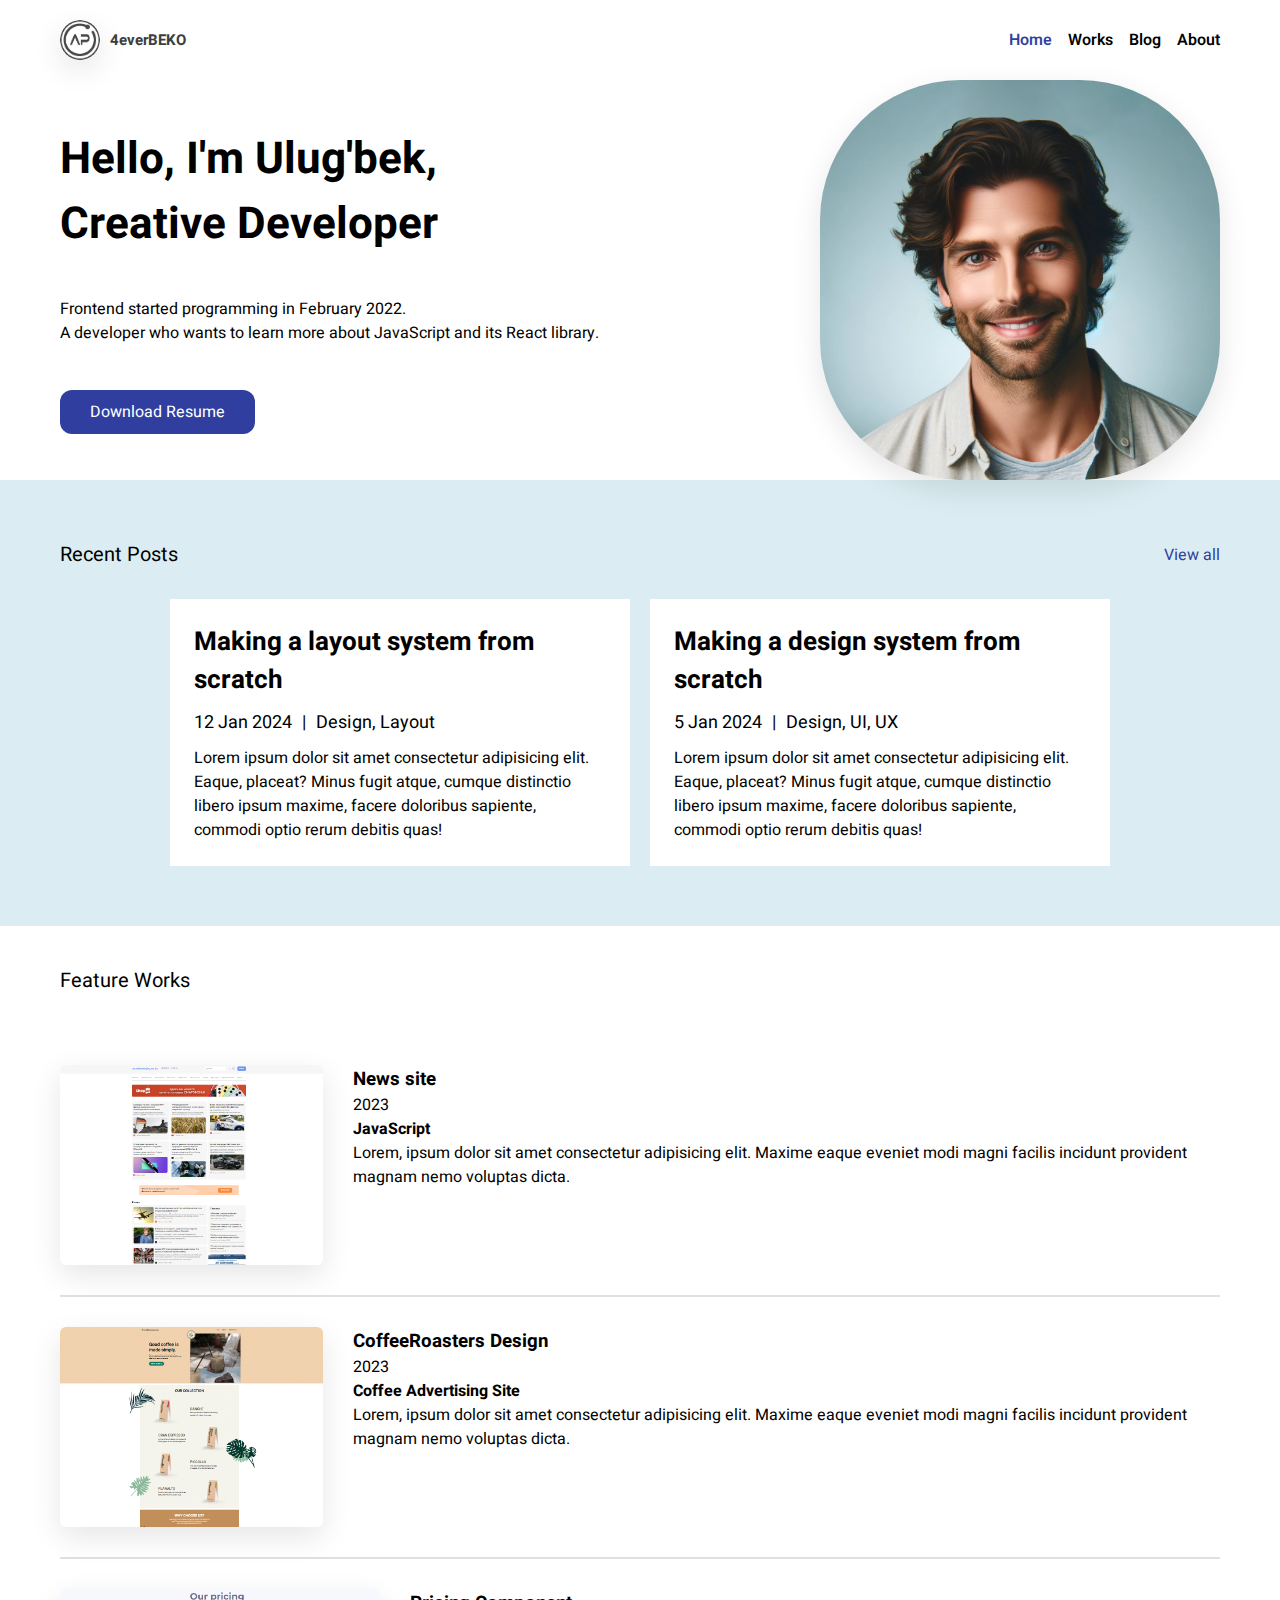
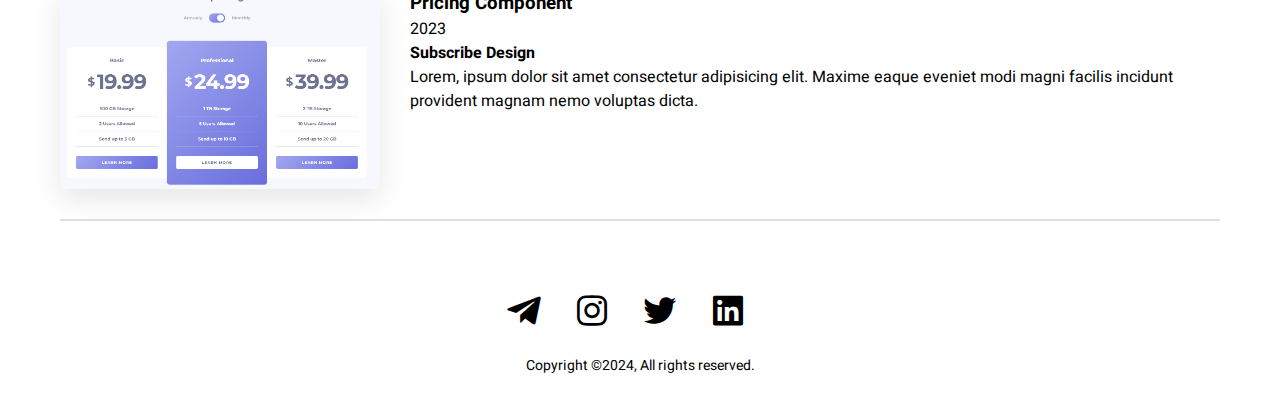
<file: index.html>
<!DOCTYPE html>
<html lang="en">
<head>
    <meta charset="UTF-8">
    <meta name="viewport" content="width=device-width, initial-scale=1.0">
    <link href='https://unpkg.com/boxicons@2.1.4/css/boxicons.min.css' rel='stylesheet'>
    <link rel="stylesheet" href="css/style.css">
    <link rel="shortcut icon" type="x-icon" href="img/logo.png">
    <title>Ulugbek | Portfolio</title>
</head>
<body>
    <!-- Header -->
    <nav>
        <div class="logo">
            <img src="img/logo.png" width="40" height="40" alt="logo">
            <a href="#">4everBEKO</a>
        </div>
        <div class="nav-links">
            <a class="selected" href="index.html">Home</a>
            <a href="works.html">Works</a>
            <!-- <a href="single.html">Single Work</a> -->
            <a href="blog.html">Blog</a>
            <a href="about.html">About</a>
        </div>
    </nav>


    <!-- Main -->
    <div class="main">
        <div class="info">
            <h1>Hello, I'm Ulug'bek, <br>Creative Developer</h1>
            <p>Frontend started programming in February 2022. <br>
                A developer who wants to learn more about JavaScript and its React library.</p>
            <a href="download/my-resume.pdf" download="Resume"><button>Download Resume</button></a>
        </div>
        <img src="img/profile-1.png" alt="">
    </div>


    <!-- Recent -->
    <div class="recent">
        <div class="header">
            <h4>Recent Posts</h4>
            <a href="blog.html">View all</a>
        </div>
        <div class="posts">
            <div class="post-item">
                <h3>Making a layout system from scratch</h3>
                <div class="info">
                    <h5>12 Jan 2024</h5>
                    <h5>|</h5>
                    <h5>Design, Layout</h5>
                </div>
                <p>Lorem ipsum dolor sit amet consectetur adipisicing elit. Eaque, placeat? Minus fugit atque, cumque distinctio libero ipsum maxime, facere doloribus sapiente, commodi optio rerum debitis quas!</p>
            </div>
            <div class="post-item">
                <h3>Making a design system from scratch</h3>
                <div class="info">
                    <h5>5 Jan 2024</h5>
                    <h5>|</h5>
                    <h5>Design, UI, UX</h5>
                </div>
                <p>Lorem ipsum dolor sit amet consectetur adipisicing elit. Eaque, placeat? Minus fugit atque, cumque distinctio libero ipsum maxime, facere doloribus sapiente, commodi optio rerum debitis quas!</p>
            </div>
        </div>
    </div>

    <div class="separator">
        <h4>Feature Works</h4>
    </div>

    <!-- Featured -->
    <div class="featured">
        <div class="item">
            <img src="img/item-1.png">
            <div class="detials">
                <h3>News site</h3>
                <div class="item-info">
                    <div class="year-badge">2023</div>
                    <h4>JavaScript</h4>
                </div>
                <p>Lorem, ipsum dolor sit amet consectetur adipisicing elit. Maxime eaque eveniet modi magni facilis incidunt provident magnam nemo voluptas dicta.</p>
            </div>
        </div>

        <div class="item">
            <img src="img/item-3.png">
            <div class="detials">
                <h3>CoffeeRoasters Design</h3>
                <div class="item-info">
                    <div class="year-badge">2023</div>
                    <h4>Coffee Advertising Site</h4>
                </div>
                <p>Lorem, ipsum dolor sit amet consectetur adipisicing elit. Maxime eaque eveniet modi magni facilis incidunt provident magnam nemo voluptas dicta.</p>
            </div>
        </div>

        <div class="item">
            <img src="img/item-5.png">
            <div class="detials">
                <h3>Pricing Component</h3>
                <div class="item-info">
                    <div class="year-badge">2023</div>
                    <h4>Subscribe Design</h4>
                </div>
                <p>Lorem, ipsum dolor sit amet consectetur adipisicing elit. Maxime eaque eveniet modi magni facilis incidunt provident magnam nemo voluptas dicta.</p>
            </div>
        </div>
    </div>


    <!-- Footer -->
    <footer>
        <div class="socials">
            <a href="https://t.me/ulugbek_1319" target="_blank"><i class='bx bxl-telegram'></i></a>
            <a href="https://instagram.com/shuxratovch_u" target="_blank"><i class='bx bxl-instagram'></i></a>
            <a href="https://twitter.com/shuxratovch_u" target="_blank"><i class='bx bxl-twitter'></i></a>
            <a href="https://www.linkedin.com/in/ulugbek-urozboyev-141632271/" target="_blank"><i class='bx bxl-linkedin-square'></i><a>
        </div>
        <p>Copyright ©2024, All rights reserved.</p>
    </footer>

</body>
</html>
</file>
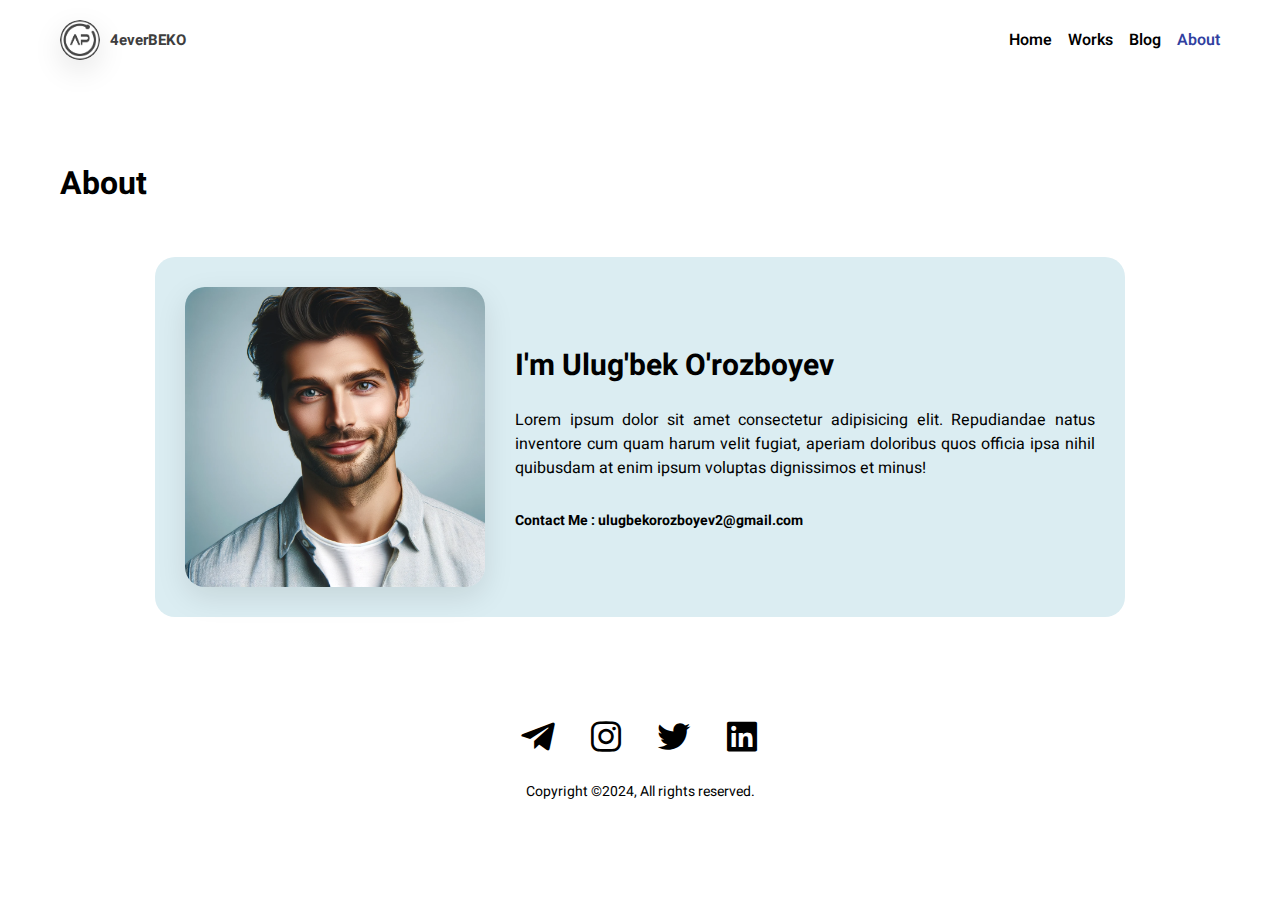
<file: about.html>
<!DOCTYPE html>
<html lang="en">

<head>
    <meta charset="UTF-8">
    <meta name="viewport" content="width=device-width, initial-scale=1.0">
    <link href='https://unpkg.com/boxicons@2.1.4/css/boxicons.min.css' rel='stylesheet'>
    <link rel="stylesheet" href="css/style.css">
    <title>About Page</title>
</head>

<body>
    
    <nav>
        <div class="logo">
            <img src="img/logo.png">
            <a href="#">4everBEKO</a>
        </div>
        <div class="nav-links">
            <a href="index.html">Home</a>
            <a href="works.html">Works</a>
            <!-- <a href="single-work.html">Single Work</a> -->
            <a href="blog.html">Blog</a>
            <a class="selected" href="about.html">About</a>
        </div>
    </nav>
    
    <h1 class="page-title">About</h1>
    
    <div class="content">
        <div class="container">
            <img src="img/profile-2.png">
            <div class="about">
                <h2>I'm Ulug'bek O'rozboyev</h2>
                <p>Lorem ipsum dolor sit amet consectetur adipisicing elit. Repudiandae natus inventore cum quam harum
                    velit fugiat, aperiam doloribus quos officia ipsa nihil quibusdam at enim ipsum voluptas dignissimos
                    et minus!</p>
                    
                    <p class="email">Contact Me : ulugbekorozboyev2@gmail.com</p>
                </div>
            </div>
        </div>
        
        <footer>
            <div class="socials">
                <a href="https://t.me/ulugbek_1319" target="_blank"><i class='bx bxl-telegram'></i></a>
                <a href="https://instagram.com/shuxratovch_u" target="_blank"><i class='bx bxl-instagram'></i></a>
                <a href="https://twitter.com/shuxratovch_u" target="_blank"><i class='bx bxl-twitter'></i></a>
                <a href="https://www.linkedin.com/in/ulugbek-urozboyev-141632271/" target="_blank"><i class='bx bxl-linkedin-square'></i></a>
            </div>
            <p>Copyright ©2024, All rights reserved.</p>
        </footer>
        
    </body>
    
    </html>
</file>
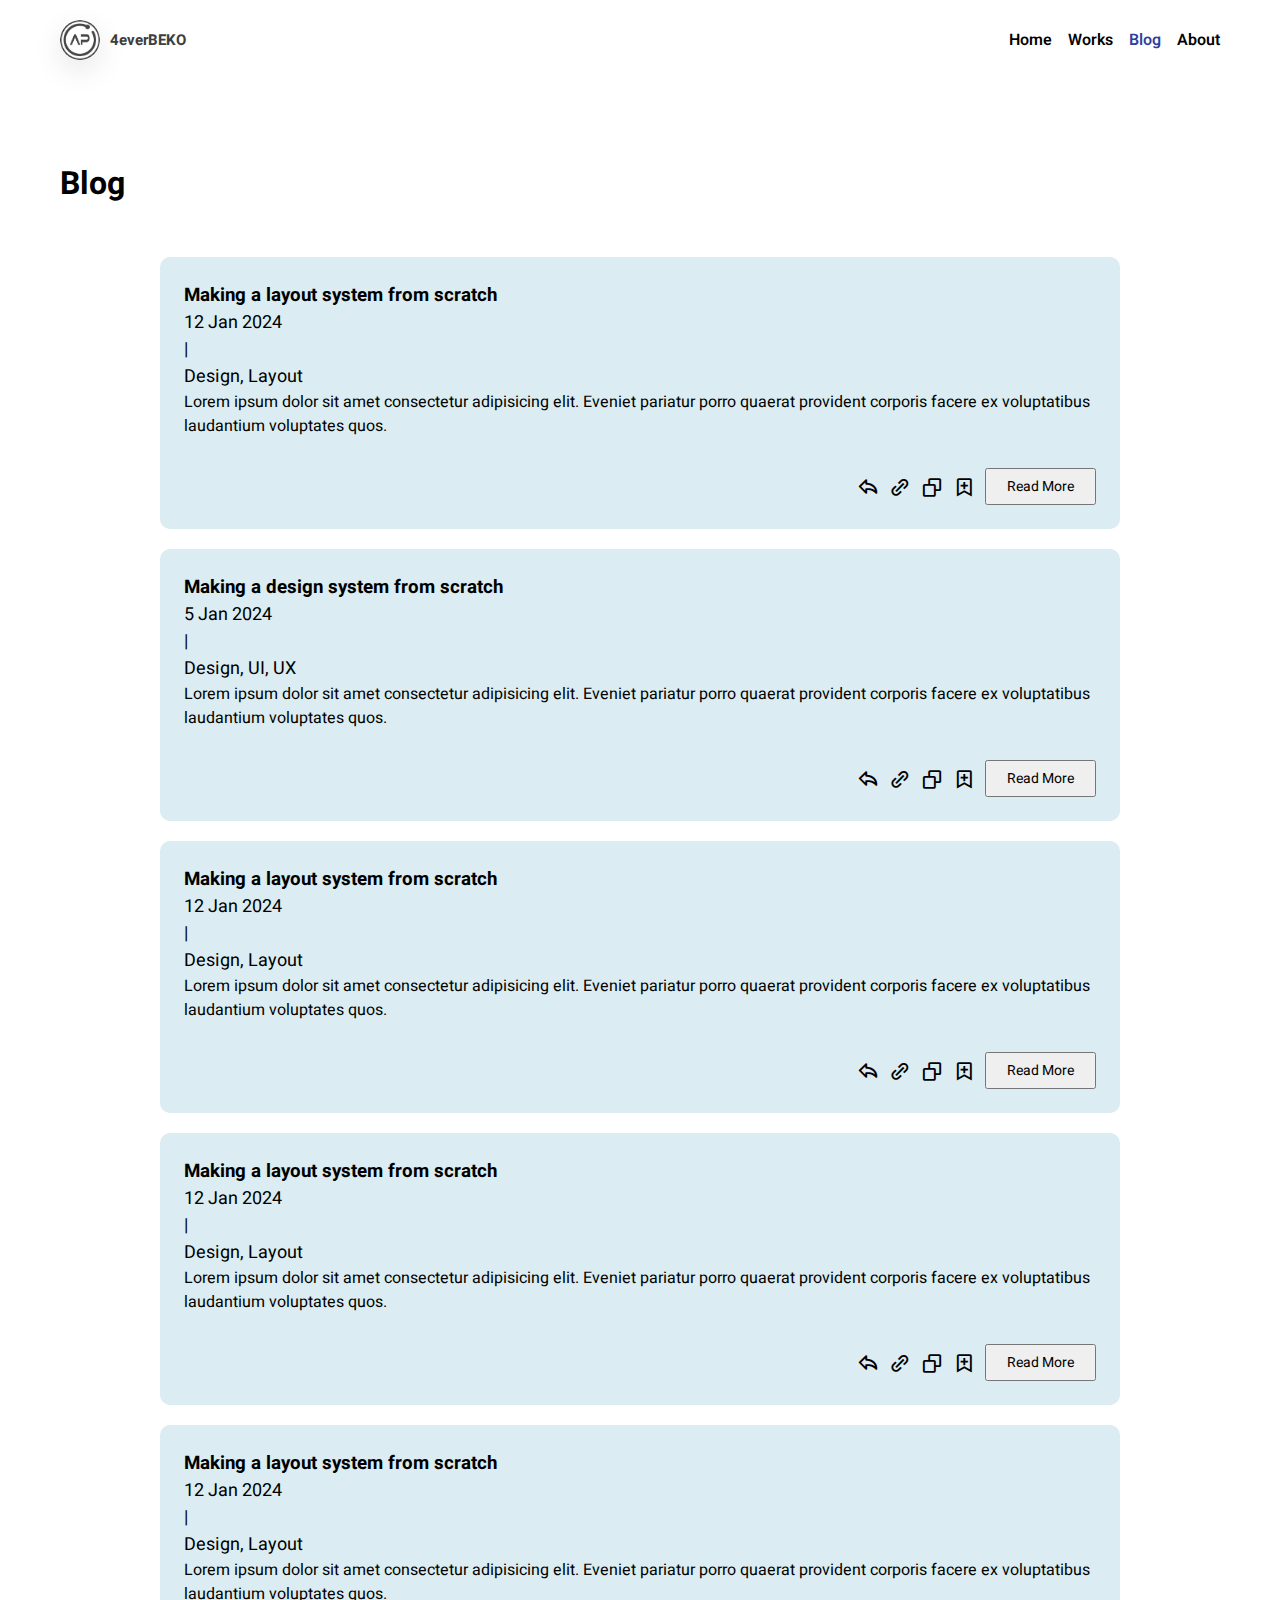
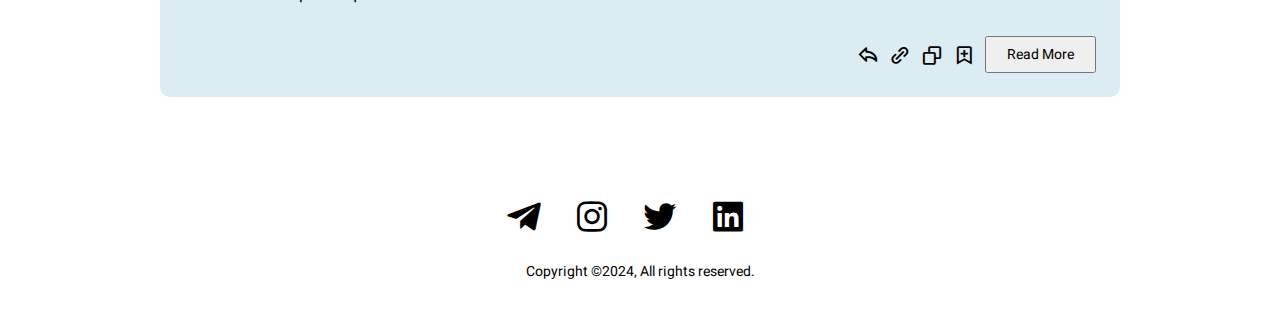
<file: blog.html>
<!DOCTYPE html>
<html lang="en">

<head>
    <meta charset="UTF-8">
    <meta name="viewport" content="width=device-width, initial-scale=1.0">
    <link href='https://unpkg.com/boxicons@2.1.4/css/boxicons.min.css' rel='stylesheet'>
    <link rel="stylesheet" href="css/style.css">
    <title>Blog Page</title>
</head>

<body>

    <nav>
        <div class="logo">
            <img src="img/logo.png">
            <a href="#">4everBEKO</a>
        </div>
        <div class="nav-links">
            <a href="index.html">Home</a>
            <a href="works.html">Works</a>
            <!-- <a href="single-work.html">Single Work</a> -->
            <a class="selected" href="blog.html">Blog</a>
            <a href="about.html">About</a>
        </div>
    </nav>


    <h1 class="page-title">Blog</h1>

    <div class="content">
        <div class="post-list">
            <div class="post-item">
                <h3>Making a layout system from scratch</h3>
                <div class="info">
                    <h5>12 Jan 2024</h5>
                    <h5>|</h5>
                    <h5>Design, Layout</h5>
                </div>
                <p>Lorem ipsum dolor sit amet consectetur adipisicing elit. Eveniet pariatur porro quaerat provident
                    corporis facere ex voluptatibus laudantium voluptates quos.</p>

                <div class="buttons">
                    <i class='bx bx-share'></i>
                    <i class='bx bx-link-alt'></i>
                    <i class='bx bx-copy'></i>
                    <i class='bx bx-bookmark-plus'></i>
                    <button>Read More</button>
                </div>

            </div>
            <div class="post-item">
                <h3>Making a design system from scratch</h3>
                <div class="info">
                    <h5>5 Jan 2024</h5>
                    <h5>|</h5>
                    <h5>Design, UI, UX</h5>
                </div>
                <p>Lorem ipsum dolor sit amet consectetur adipisicing elit. Eveniet pariatur porro quaerat provident
                    corporis facere ex voluptatibus laudantium voluptates quos.</p>
                <div class="buttons">
                    <i class='bx bx-share'></i>
                    <i class='bx bx-link-alt'></i>
                    <i class='bx bx-copy'></i>
                    <i class='bx bx-bookmark-plus'></i>
                    <button>Read More</button>
                </div>
            </div>

            <div class="post-item">
                <h3>Making a layout system from scratch</h3>
                <div class="info">
                    <h5>12 Jan 2024</h5>
                    <h5>|</h5>
                    <h5>Design, Layout</h5>
                </div>
                <p>Lorem ipsum dolor sit amet consectetur adipisicing elit. Eveniet pariatur porro quaerat provident
                    corporis facere ex voluptatibus laudantium voluptates quos.</p>
                <div class="buttons">
                    <i class='bx bx-share'></i>
                    <i class='bx bx-link-alt'></i>
                    <i class='bx bx-copy'></i>
                    <i class='bx bx-bookmark-plus'></i>
                    <button>Read More</button>
                </div>
            </div>

            <div class="post-item">
                <h3>Making a layout system from scratch</h3>
                <div class="info">
                    <h5>12 Jan 2024</h5>
                    <h5>|</h5>
                    <h5>Design, Layout</h5>
                </div>
                <p>Lorem ipsum dolor sit amet consectetur adipisicing elit. Eveniet pariatur porro quaerat provident
                    corporis facere ex voluptatibus laudantium voluptates quos.</p>
                <div class="buttons">
                    <i class='bx bx-share'></i>
                    <i class='bx bx-link-alt'></i>
                    <i class='bx bx-copy'></i>
                    <i class='bx bx-bookmark-plus'></i>
                    <button>Read More</button>
                </div>
            </div>

            <div class="post-item">
                <h3>Making a layout system from scratch</h3>
                <div class="info">
                    <h5>12 Jan 2024</h5>
                    <h5>|</h5>
                    <h5>Design, Layout</h5>
                </div>
                <p>Lorem ipsum dolor sit amet consectetur adipisicing elit. Eveniet pariatur porro quaerat provident
                    corporis facere ex voluptatibus laudantium voluptates quos.</p>
                <div class="buttons">
                    <i class='bx bx-share'></i>
                    <i class='bx bx-link-alt'></i>
                    <i class='bx bx-copy'></i>
                    <i class='bx bx-bookmark-plus'></i>
                    <button>Read More</button>
                </div>
            </div>

        </div>
    </div>


    <footer>
        <div class="socials">
            <a href="https://t.me/ulugbek_1319" target="_blank"><i class='bx bxl-telegram'></i></a>
            <a href="https://instagram.com/shuxratovch_u" target="_blank"><i class='bx bxl-instagram'></i></a>
            <a href="https://twitter.com/shuxratovch_u" target="_blank"><i class='bx bxl-twitter'></i></a>
            <a href="https://www.linkedin.com/in/ulugbek-urozboyev-141632271/" target="_blank"><i class='bx bxl-linkedin-square'></i><a>
        </div>
        <p>Copyright ©2024, All rights reserved.</p>
    </footer>


</body>

</html>
</file>
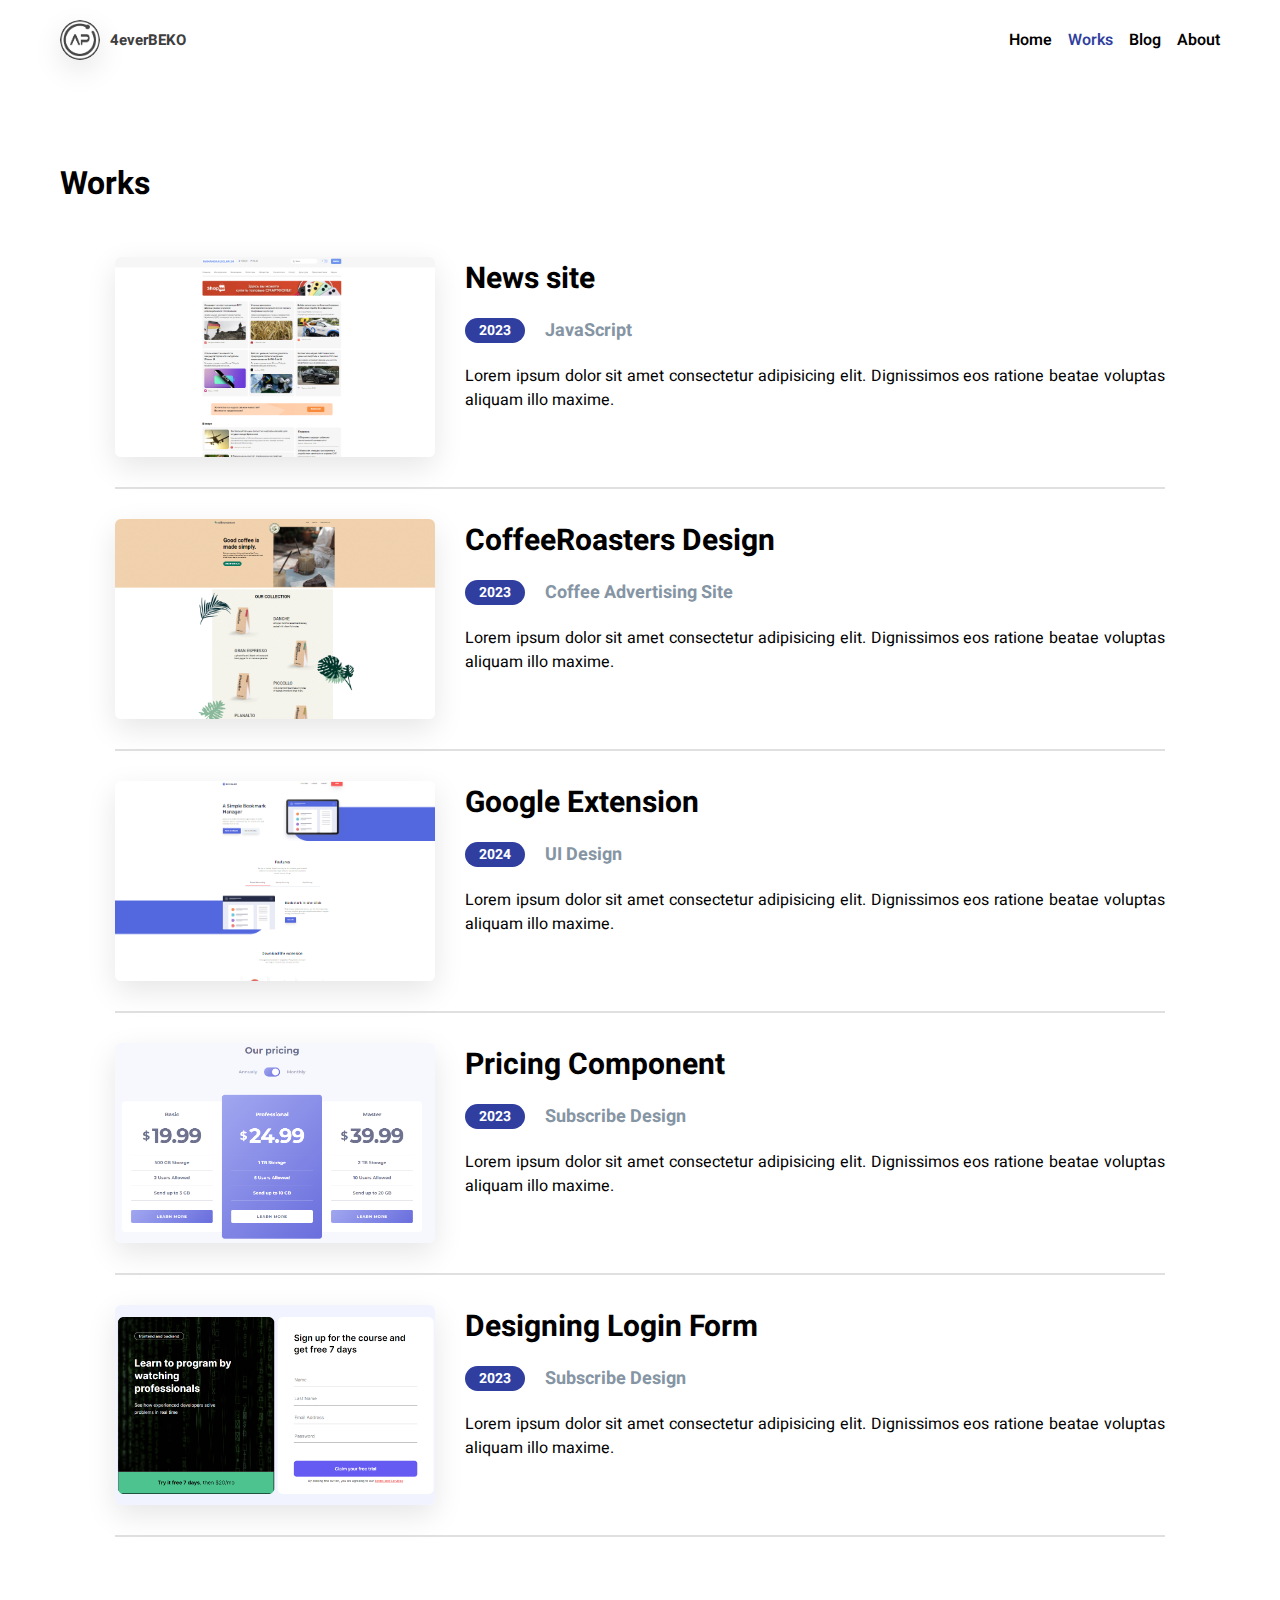
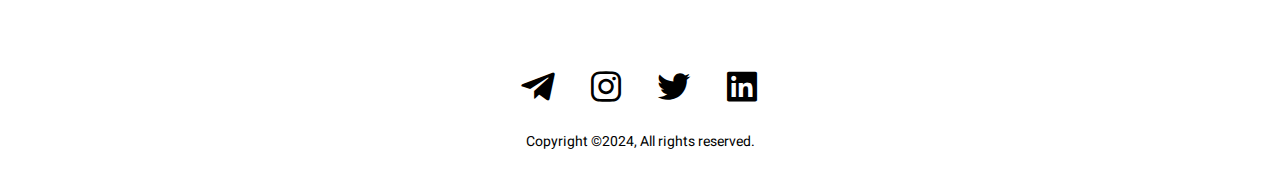
<file: works.html>
<!DOCTYPE html>
<html lang="en">

<head>
    <meta charset="UTF-8">
    <meta name="viewport" content="width=device-width, initial-scale=1.0">
    <link href='https://unpkg.com/boxicons@2.1.4/css/boxicons.min.css' rel='stylesheet'>
    <link rel="stylesheet" href="css/style.css">
    <title>Works Page</title>
</head>

<body>

    <nav>
        <div class="logo">
            <img src="img/logo.png">
            <a href="#">4everBEKO</a>
        </div>
        <div class="nav-links">
            <a href="index.html">Home</a>
            <a class="selected" href="works.html">Works</a>
            <!-- <a href="single-work.html">Single Work</a> -->
            <a href="blog.html">Blog</a>
            <a href="about.html">About</a>
        </div>
    </nav>

    <h1 class="page-title">Works</h1>

    <div class="content">
        <div class="works-list">
            <div class="item">
                <img src="img/item-1.png">
                <div class="details">
                    <h3>News site</h3>
                    <div class="item-info">
                        <div class="year-badge">2023</div>
                        <h4>JavaScript</h4>
                    </div>
                    <p>Lorem ipsum dolor sit amet consectetur adipisicing elit. Dignissimos eos ratione beatae voluptas
                        aliquam illo maxime.</p>
                </div>
            </div>
            <div class="item">
                <img src="img/item-3.png">
                <div class="details">
                    <h3>CoffeeRoasters Design</h3>
                    <div class="item-info">
                        <div class="year-badge">2023</div>
                        <h4>Coffee Advertising Site</h4>
                    </div>
                    <p>Lorem ipsum dolor sit amet consectetur adipisicing elit. Dignissimos eos ratione beatae voluptas
                        aliquam illo maxime.</p>
                </div>
            </div>
            <div class="item">
                <img src="img/item-4.png">
                <div class="details">
                    <h3>Google Extension</h3>
                    <div class="item-info">
                        <div class="year-badge">2024</div>
                        <h4>UI Design</h4>
                    </div>
                    <p>Lorem ipsum dolor sit amet consectetur adipisicing elit. Dignissimos eos ratione beatae voluptas
                        aliquam illo maxime.</p>
                </div>
            </div>
            <div class="item">
                <img src="img/item-5.png">
                <div class="details">
                    <h3>Pricing Component</h3>
                    <div class="item-info">
                        <div class="year-badge">2023</div>
                        <h4>Subscribe Design</h4>
                    </div>
                    <p>Lorem ipsum dolor sit amet consectetur adipisicing elit. Dignissimos eos ratione beatae voluptas
                        aliquam illo maxime.</p>
                </div>
            </div>
            <div class="item">
                <img src="img/item-6.png">
                <div class="details">
                    <h3>Designing Login Form</h3>
                    <div class="item-info">
                        <div class="year-badge">2023</div>
                        <h4>Subscribe Design</h4>
                    </div>
                    <p>Lorem ipsum dolor sit amet consectetur adipisicing elit. Dignissimos eos ratione beatae voluptas
                        aliquam illo maxime.</p>
                </div>
            </div>
        </div>
    </div>

    <footer>
        <div class="socials">
            <a href="https://t.me/ulugbek_1319" target="_blank"><i class='bx bxl-telegram'></i></a>
            <a href="https://instagram.com/shuxratovch_u" target="_blank"><i class='bx bxl-instagram'></i></a>
            <a href="https://twitter.com/shuxratovch_u" target="_blank"><i class='bx bxl-twitter'></i></a>
            <a href="https://www.linkedin.com/in/ulugbek-urozboyev-141632271/" target="_blank"><i class='bx bxl-linkedin-square'></i></a>
        </div>
        <p>Copyright ©2024, All rights reserved.</p>
    </footer>


</body>

</html>
</file>
<file: css/style.css>
@import url('https://fonts.googleapis.com/css2?family=Heebo:wght@300;400;500;600&display=swap');

*{
    margin: 0;
    padding: 0;
    box-sizing: border-box;
    font-family: 'Heebo', sans-serif;
}

a {
    text-decoration: none; 
    color: #000;
}

img {
    object-fit: cover;
    object-position: top;
    box-shadow: 0 10px 30px rgba(0, 0, 0, 0.1);
}


/* Header */
nav {
    padding: 20px 148px;
    background-color: #fff;
    display: flex;
    align-items: center;
    justify-content: space-between;
    font-weight: 600;
}

nav .logo {
    display: flex;
    align-items: center;
    gap: 10px;
}

nav .logo img {
    width: 40px;
    height: 40px;
    border-radius: 50%;
}

nav .logo a {
    font-size: 15px;
    color: #3e3e3e;
    font-weight: bold;
}

nav .nav-links {
    display: flex;
    gap: 16px;
}

nav .nav-links a {
    transition: color 0.3s ease;
}

nav .nav-links a:hover,
nav .nav-links a.selected {
    color: #303f9f;
}


/* Main */
.main {
    padding: 0 148px;
    display: flex;
    align-items: center;
    justify-content: space-between;
    gap: 50px;
    height: calc(100hv - 80px);
}

.main .info h1 {
    font-size: 44px;
    margin-bottom: 40px;
}

.main .info p {
    font-size: 16px;
    margin-bottom: 45px;
    width: 100%;
}

.main .info button {
    padding: 10px 30px;
    background: #303f9f;
    border: none;
    color: #fff;
    font-size: 16px;
    border-radius: 12px;
    cursor: pointer;
    transition: background 0.3s ease;
}

.main .info button:hover {
    background: #1a237e;
}

.main img {
    width: 400px;
    height: 400px;
    border-radius: 140px;
    
}

.recent {
    padding: 60px 148px;
    background-color: #dbedf2;
}

.recent .header {
    display: flex;
    align-items: center;
    justify-content: space-between;
    margin-bottom: 30px;
}

.recent .header h4,
.separator h4 {
    font-size: 20px;
    font-weight: 400;
}

.recent .header a  {
    color: #303f9f;
}

.recent .posts {
    display: flex;
    justify-content: center;
    gap: 20px;
}

.recent .posts .post-item {
    background-color: #fff;
    padding: 24px;
    width: 460px;
}

.recent .posts .post-item h3,
.recent .post-list .post-item h3 {
    font-size: 26px;
    margin-bottom: 10px;
}

.recent .posts .post-item .info,
.recent .post-list .post-item .info {
    display: flex;
    gap: 10px;
    margin-bottom: 10px;
}

.recent .posts .post-item .info h5,
.content .post-list .post-item h5{
    font-size: 18px;
    font-weight: 400;
}

.recent .posts .post-item p{
    width: 400px;
}

.separator{
    padding: 40px 148px 0;
}

.separator h4{
    margin-bottom: 30px;
}

.featured{
    padding: 40px 290px 0;
}

.featured .item,
.works-list .item{
    display: flex;
    gap: 30px;
    margin-bottom: 30px;
    padding-bottom: 30px;
    border-bottom: 2px solid #e0e0e0;
}

.featured .item img,
.works-list .item img{
    width: 320px;
    height: 200px;
    border-radius: 6px;
}

.featured .item .details h3,
.works-list .item h3{
    font-size: 30px;
    margin-bottom: 16px;
}

.featured .item .details .item-info,
.works-list .item .details .item-info{
    display: flex;
    align-items: center;
    gap: 20px;
    margin-bottom: 20px;
}

.featured .item .details .item-info .year-badge,
.works-list .item .details .item-info .year-badge,
.content .work-info .year-badge{
    background-color: #303f9f;
    padding: 2px 14px;
    color: #fff;
    border-radius: 16px;
    font-size: 14px;
    font-weight: bold;
}

.featured .item .details .item-info h4,
.works-list .item .details .item-info h4{
    color: #8695a4;
    font-size: 18px;
}

.featured .item .details p,
.works-list .item .details p{
    width: 700px;
    text-align: justify;
}

footer{
    padding: 40px 0;
    display: flex;
    flex-direction: column;
    align-items: center;
}

footer .socials{
    display: flex;
    align-items: center;
    gap: 28px;
    margin-bottom: 20px;
}

footer .socials i{
    font-size: 40px;
    cursor: pointer;
    transition: color 0.3s ease;
}

footer .socials i:hover{
    color: #303f9f;
}

footer p{
    font-size: 14px;
}

.page-title{
    padding: 80px 234px 20px;
    width: 100%;
}

.content{
    padding: 30px 148px 60px;
    display: flex;
    flex-direction: column;
    align-items: center;
}

.content .work-info{
    display: flex;
    align-items: center;
    justify-content: flex-start;
    gap: 20px;
    width: 970px;
}

.content .work-info .category{
    color: #8695a4;
    font-size: 18px;
}

.content>p{
    width: 970px;
    font-size: 15px;
    margin: 20px 0;
}

.content>img{
    width: 970px;
    margin: 30px 0;
    border-radius: 20px;
}

.content>h1,
.content>h2,
.content>h3{
    width: 970px;
}

.content .post-list{
    display: flex;
    flex-direction: column;
    gap: 20px;
}

.content .post-list .post-item{
    background-color: #dbedf2;
    padding: 24px;
    width: 960px;
    border-radius: 10px;
}

.content .post-list .post-item .buttons{
    margin-top: 30px;
    display: flex;
    align-items: center;
    justify-content: flex-end;
    gap: 10px;
}

.content .post-list .post-item .buttons button{
    font-size: 14px;
    padding: 6px 20px;
}

.content .post-list .post-item .buttons i{
    font-size: 22px;
    cursor: pointer;
    transition: color 0.3s ease;
}

.content .post-list .post-item .buttons i:hover{
    color: #303f9f;
}

.content .container{
    background-color: #dbedf2;
    padding: 30px;
    display: flex;
    align-items: center;
    gap: 30px;
    width: 970px;
    border-radius: 20px;
}

.content .container img{
    width: 300px;
    height: 300px;
    border-radius: 20px;
}

.content .container h2{
    margin-bottom: 20px;
    font-size: 30px;
}

.content .container .about>p{
    display: flex;
    text-align: justify;
}

.content .container .about .email{
    font-weight: bold;
    margin-top: 30px;
    font-size: 14px;
}

@media screen and (max-width: 1400px) {
    
    nav{
        padding: 20px 60px;
    }
    
    .main{
        padding: 0 60px;
    }
    
    .recent{
        padding: 60px;
    }
    
    .featured,
    .separator{
        padding: 40px 60px 0;
    }
    
    .page-title{
        padding: 80px 60px 20px;
    }
    
}

@media screen and (max-width: 1200px) {
    
    nav{
        padding: 20px 40px;
    }
    
    .main{
        padding: 0 40px;
    }
    
    .main img{
        width: 340px;
        height: 340px;
    }
    
    .recent{
        padding: 40px;
    }
    
    .featured,
    .separator{
        padding: 40px 40px 0;
    }
    
    .featured .item .details p,
    .works-list .item .details p{
        width: 100%;
    }
    
    .page-title{
        padding: 80px 40px 20px;
    }
    
    .content .work-info,
    .content>p,
    .content>img,
    .content>h1,
    .content>h2,
    .content>h3,
    .content .post-list .post-item,
    .content .container{
        width: 100%;
    }
    
    .content .container img{
        width: 250px;
        height: 250px;
    }
    
    .content .container h2{
        font-size: 24px;
        margin-bottom: 10px;
    }
    
    .content .container .about>p{
        font-size: 14px;
    }
    
}

@media screen and (max-width: 992px) {
    
    nav{
        padding: 20px;
    }
    
    .main{
        padding: 0 20px;
    }
    
    .main img{
        width: 300px;
        height: 300px;
    }
    
    .main .info h1{
        font-size: 34px;
    }
    
    .main .info p{
        font-size: 15px;
    }
    
    .main .info button{
        font-size: 15px;
        padding: 8px 22px;
    }
    
    .recent{
        padding: 40px 20px;
    }
    
    .recent .posts .post-item{
        width: 100%;
    }
    
    .recent .posts .post-item h3,
    .content .post-list .post-item h3{
        font-size: 20px;
    }
    
    .recent .posts .post-item .info h5,
    .content .post-list .post-item .info h5{
        font-size: 14px;
    }
    
    .recent .posts .post-item p{
        width: 100%;
        font-size: 14px;
    }
    
    .featured,
    .separator{
        padding: 40px 20px 0;
    }
    
    .featured .item,
    .works-list .item{
        flex-direction: column;
        padding: 0 20px 30px;
    }
    
    .featured .item img,
    .works-list .item img{
        width: 100%;
        height: auto;
    }
    
    .featured .item .details h3,
    .works-list .details .item h3{
        font-size: 24px;
        margin-bottom: 12px;
    }
    
    .featured .item .details .item-info .year-badge,
    .works-list .item .details .item-info .year-badge{
        font-size: 12px;
    }
    
    .featured .item .details .item-info h4,
    .works-list .item .details .item-info h4{
        font-size: 15px;
    }
    
    .featured .item .details p,
    .works-list .item .details p{
        font-size: 14px;
    }
    
    .content{
        padding: 30px 20px 60px;
    }
    
    .content .container h2{
        font-size: 20px;
    }
    
    .content .container .about>p{
        font-size: 13px;
    }
    
}

@media screen and (max-width: 768px) {
    
    nav{
        justify-content: center;
    }
    
    nav .logo{
        display: none;
    }
    
    .main{
        flex-direction: column;
        justify-content: space-around;
        margin: 40px 0;
        height: auto;
    }
    
    .main .info h1{
        font-size: 30px;
        margin-bottom: 16px;
    }
    
    .main .info p{
        margin-bottom: 16px;
    }
    
    .main .info button{
        padding: 6px 20px;
        font-size: 13px;
    }
    
    .main img{
        margin-top: 20px;
        width: 100%;
        height: auto;
        border-radius: 50px;
    }
    
    .recent .posts,
    .content .container{
        flex-direction: column;
    }
    
    .content .container img{
        width: 100%;
        height: auto;
    }
}
</file>
